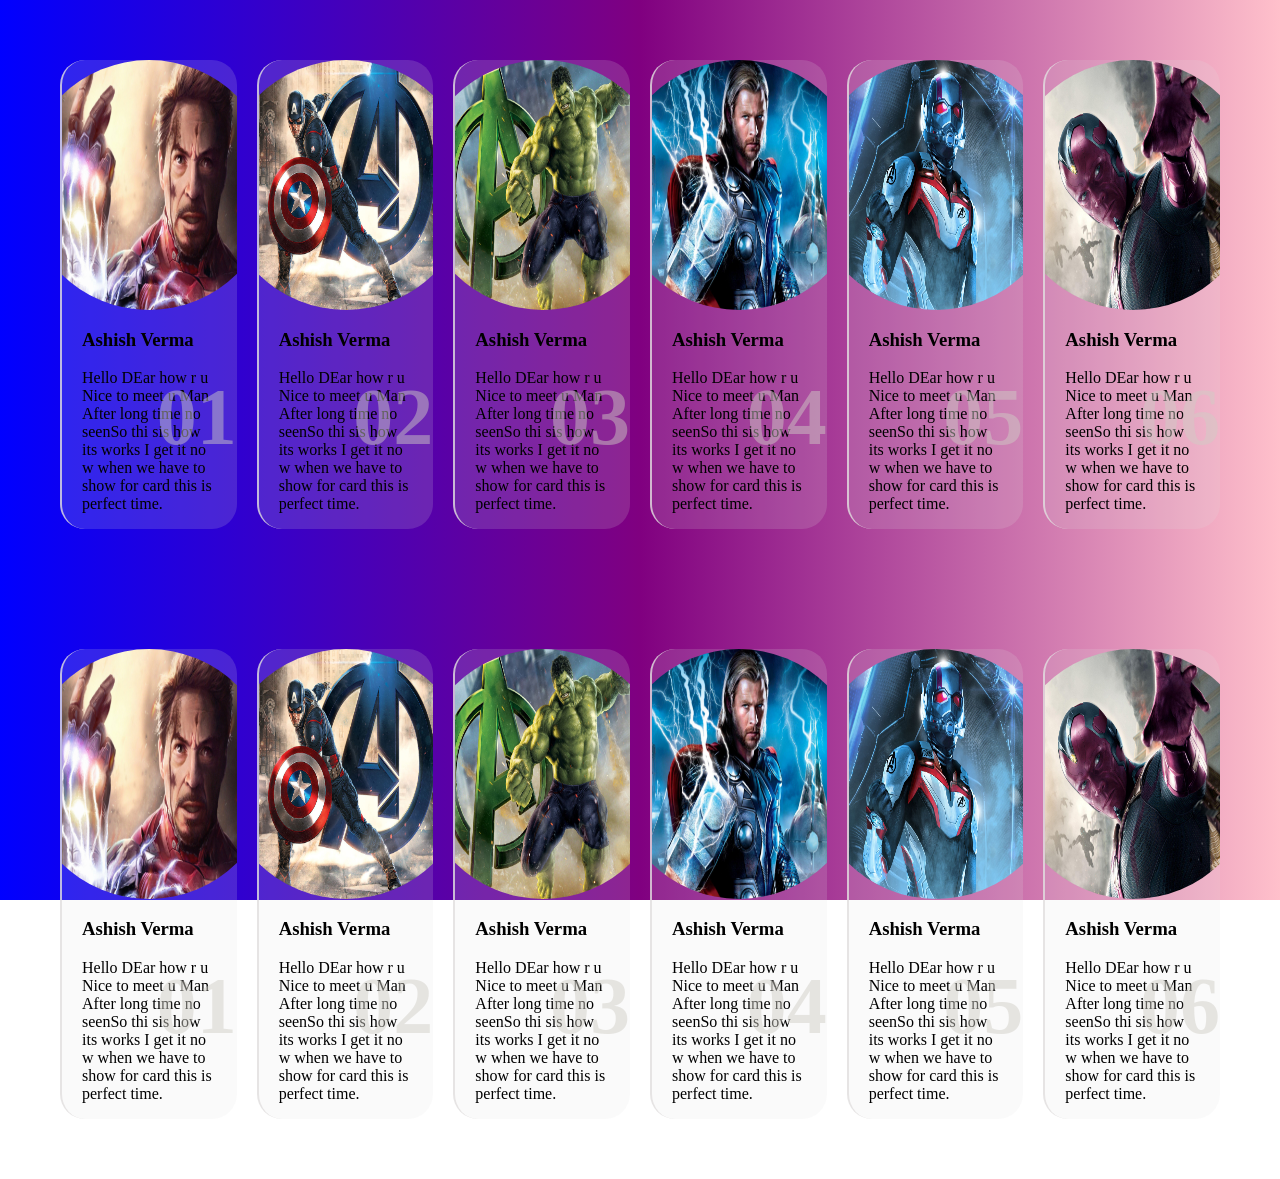
<file: index.html>
<DOCTYPE html>
<html>
    <head>
      <meta name="viewport" content="width:device-width, initial-scale=1" >
      <meta charset="UTF-8">
      <link rel="stylesheet" type="text/css" href="index.css">
   </head>
    </head>
    <body>
 <!--First Row-->
   <div class="crewBg">
        <div class="profile">
          <div class="roll">
            <h2>01</h2>
          </div>
          <div class="proimg">
            <img src="aveng/1.jpg">
          </div>
          <div class="info">
            <h3>Ashish Verma</h3>
            <p>Hello DEar how r u  Nice to meet u Man After long time no seenSo thi sis how its works 
              I get it no w when we have to show for card this is perfect time.
            </p>
          </div>
        </div>
        <div class="profile">
          <div class="roll">
            <h2>02</h2>
          </div>
          <div class="proimg">
            <img src="aveng/2.jpg">
          </div>
          <div class="info">
            <h3>Ashish Verma</h3>
            <p>Hello DEar how r u  Nice to meet u Man After long time no seenSo thi sis how its works 
              I get it no w when we have to show for card this is perfect time.
            </p>
          </div>
        </div>
        <div class="profile">
          <div class="roll">
            <h2>03</h2>
          </div>
          <div class="proimg">
            <img src="aveng/3.jpg">
          </div>
          <div class="info">
            <h3>Ashish Verma</h3>
            <p>Hello DEar how r u  Nice to meet u Man After long time no seenSo thi sis how its works 
              I get it no w when we have to show for card this is perfect time.
            </p>
          </div>
        </div>
        <div class="profile">
          <div class="roll">
            <h2>04</h2>
          </div>
          <div class="proimg">
            <img src="aveng/4.jpg">
          </div>
          <div class="info">
            <h3>Ashish Verma</h3>
            <p>Hello DEar how r u  Nice to meet u Man After long time no seenSo thi sis how its works 
              I get it no w when we have to show for card this is perfect time.
            </p>
          </div>
        </div>
        <div class="profile">
          <div class="roll">
            <h2>05</h2>
          </div>
          <div class="proimg">
            <img src="aveng/5.jpg">
          </div>
          <div class="info">
            <h3>Ashish Verma</h3>
            <p>Hello DEar how r u  Nice to meet u Man After long time no seenSo thi sis how its works 
              I get it no w when we have to show for card this is perfect time.
            </p>
          </div>
        </div>
        <div class="profile">
          <div class="roll">
            <h2>06</h2>
          </div>
          <div class="proimg">
            <img src="aveng/6.jpg">
          </div>
          <div class="info">
            <h3>Ashish Verma</h3>
            <p>Hello DEar how r u  Nice to meet u Man After long time no seenSo thi sis how its works 
              I get it no w when we have to show for card this is perfect time.
            </p>
          </div>
        </div>
    </div>
       


     <!--Second Row-->
   <div class="crewBg">
    <div class="profile">
      <div class="roll">
        <h2>01</h2>
      </div>
      <div class="proimg">
        <img src="aveng/1.jpg">
      </div>
      <div class="info">
        <h3>Ashish Verma</h3>
        <p>Hello DEar how r u  Nice to meet u Man After long time no seenSo thi sis how its works 
          I get it no w when we have to show for card this is perfect time.
        </p>
      </div>
    </div>
    <div class="profile">
      <div class="roll">
        <h2>02</h2>
      </div>
      <div class="proimg">
        <img src="aveng/2.jpg">
      </div>
      <div class="info">
        <h3>Ashish Verma</h3>
        <p>Hello DEar how r u  Nice to meet u Man After long time no seenSo thi sis how its works 
          I get it no w when we have to show for card this is perfect time.
        </p>
      </div>
    </div>
    <div class="profile">
      <div class="roll">
        <h2>03</h2>
      </div>
      <div class="proimg">
        <img src="aveng/3.jpg">
      </div>
      <div class="info">
        <h3>Ashish Verma</h3>
        <p>Hello DEar how r u  Nice to meet u Man After long time no seenSo thi sis how its works 
          I get it no w when we have to show for card this is perfect time.
        </p>
      </div>
    </div>
    <div class="profile">
      <div class="roll">
        <h2>04</h2>
      </div>
      <div class="proimg">
        <img src="aveng/4.jpg">
      </div>
      <div class="info">
        <h3>Ashish Verma</h3>
        <p>Hello DEar how r u  Nice to meet u Man After long time no seenSo thi sis how its works 
          I get it no w when we have to show for card this is perfect time.
        </p>
      </div>
    </div>
    <div class="profile">
      <div class="roll">
        <h2>05</h2>
      </div>
      <div class="proimg">
        <img src="aveng/5.jpg">
      </div>
      <div class="info">
        <h3>Ashish Verma</h3>
        <p>Hello DEar how r u  Nice to meet u Man After long time no seenSo thi sis how its works 
          I get it no w when we have to show for card this is perfect time.
        </p>
      </div>
    </div>
    <div class="profile">
      <div class="roll">
        <h2>06</h2>
      </div>
      <div class="proimg">
        <img src="aveng/6.jpg">
      </div>
      <div class="info">
        <h3>Ashish Verma</h3>
        <p>Hello DEar how r u  Nice to meet u Man After long time no seenSo thi sis how its works 
          I get it no w when we have to show for card this is perfect time.
        </p>
      </div>
    </div>
</div>

</html>
</file>
<file: index.css>
*{
    box-sizing: border-box;

  }
  body{
   margin:0;
   padding:0;
   background-image: linear-gradient(to right,blue,purple,pink);
   background-attachment: fixed;
  }
  .crewBg{
    display:flex;
    flex-wrap:nowrap;
    justify-content: flex-start; /*later change to flex-start*/
    align-items: center;
    /*background-image: linear-gradient(to right,blue,purple,pink);
   background-attachment: fixed;*/
   width:100%;
   min-height: 25%;
   padding:50px;/*change later*/
  
  }
  .crewBg:hover .profile{
    filter:blur(8px);
    transform:scale(.8);
    transition: 0.5s ;
  }

  .profile{
    display: flex;
    overflow:hidden;
    flex-direction: column;
    justify-content: flex-start;
    align-items: center;
    position:relative;
    width:20%;
    height: 100%;
    background-color: rgba(226, 223, 223, 0.164);
    padding:0px 20px;
    margin:10px 10px;
    border-radius: 25px;
    border-left: 2px  solid rgba(226, 223, 223, 0.8);

  }

  .crewBg .profile:hover{
    filter:blur(0px);
    transform: scale(1.2);
    
  }

  .proimg{
    width:250px;
    height:250px;
   /* background-color: rgb(51, 31, 4);*/
  }
  .proimg img{
    width:100%;
    height:250px; 
    border-radius: 50%;
  }
   
  .profile h2{
   font-size: 80px;
   position: absolute;
   right:0;
   bottom:0;
   color:rgba(206, 205, 197, 0.477);
  }
  /*Responsive when max-width:500px */
  @media only screen and (max-width:500px) {
    .crewBg{
      flex-direction:column;
    }
    .profile{
      width: 300px;
      margin:10px;
    }      
  }

/*Responsive when max-width:800px and min: height 501px
Added card Expansion feature */
  @media only screen and (max-width:900px) and (min-width:501px)
{
    .crewBg .profile:hover{
      min-width: 200px;
    }

    .crewBg .profile:hover p{      
      visibility: visible;
    }

    .crewBg:hover .profile {
      transform: scale(1);
      filter:blur(0);
    }
    .profile{
    margin:0;
    }
    .profile p{
      visibility: hidden;
    }
    .profile h3{
      transform: rotate(-90deg);
      font-size: 40px;
    }
    .profile:hover h3{
     transform: rotate(0deg);
    }

}
</file>
